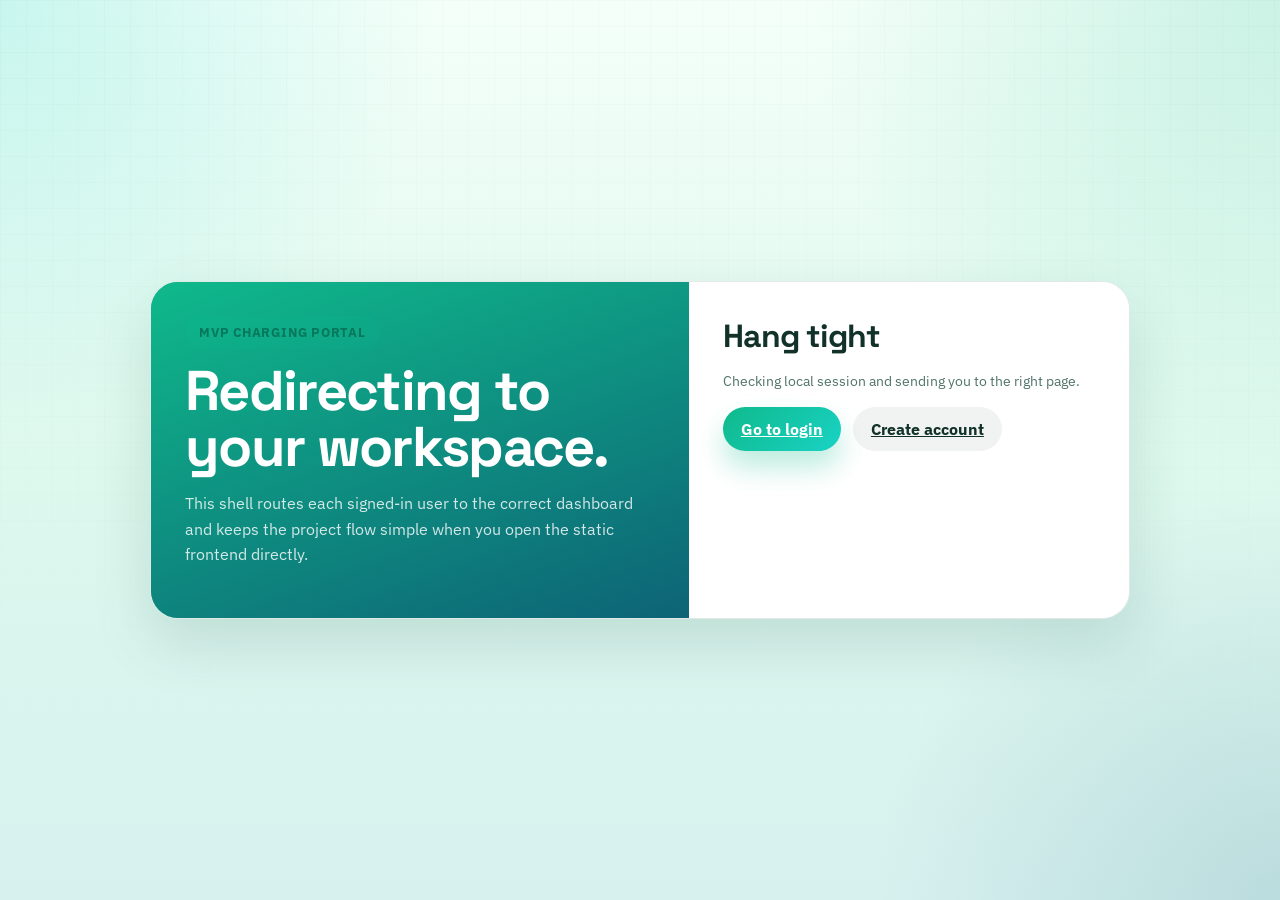
<file: interface/index.html>
<!doctype html>
<html lang="en">
  <head>
    <meta charset="utf-8" />
    <meta name="viewport" content="width=device-width, initial-scale=1" />
    <title>IOT 2026 MVP</title>
    <link rel="stylesheet" href="assets/css/app.css" />
  </head>
  <body class="auth-layout">
    <div class="auth-card">
      <section class="auth-copy">
        <div class="eyebrow">MVP Charging Portal</div>
        <h1>Redirecting to your workspace.</h1>
        <p>
          This shell routes each signed-in user to the correct dashboard and keeps the project
          flow simple when you open the static frontend directly.
        </p>
      </section>
      <section class="auth-form">
        <h2>Hang tight</h2>
        <p class="message">Checking local session and sending you to the right page.</p>
        <div class="hero-actions">
          <a class="button" href="login.html">Go to login</a>
          <a class="ghost-button" href="register.html">Create account</a>
        </div>
      </section>
    </div>
    <script src="assets/js/auth.js"></script>
    <script>
      if (window.localStorage.getItem("accessToken")) {
        window.AppAuth.redirectByRole();
      }
    </script>
  </body>
</html>
</file>
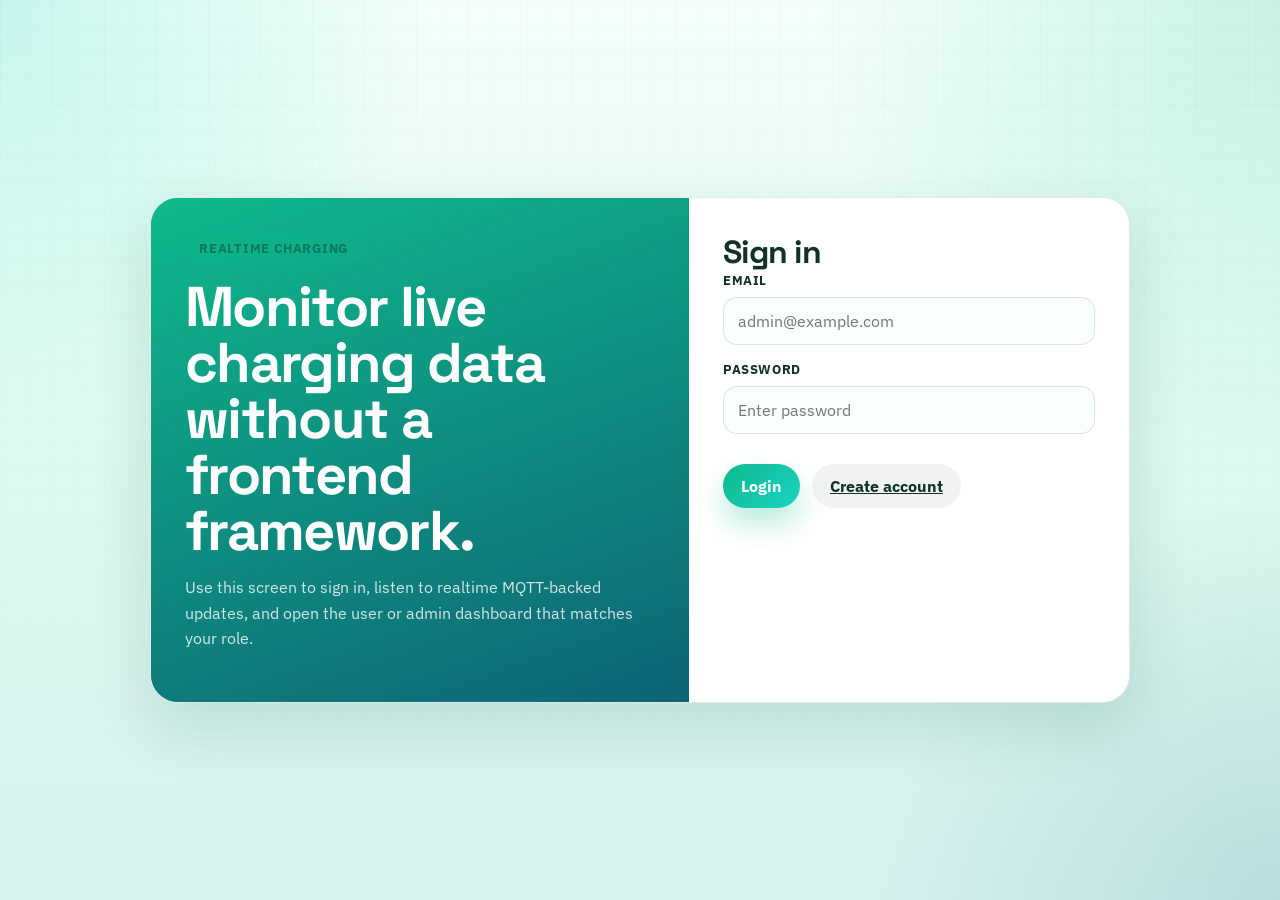
<file: interface/admin-dashboard.html>
<!doctype html>
<html lang="en">
  <head>
    <meta charset="utf-8" />
    <meta name="viewport" content="width=device-width, initial-scale=1" />
    <title>Admin Dashboard | IOT 2026 MVP</title>
    <link rel="stylesheet" href="assets/css/app.css" />
  </head>
  <body>
    <main class="page-shell">
      <section class="hero-card">
        <div class="hero-top">
          <div>
            <div class="eyebrow">Admin Console</div>
            <h1>Operate devices, thresholds, and assignments from one surface.</h1>
            <p id="adminWelcomeMessage">Loading administrator profile...</p>
          </div>
          <div class="hero-actions">
            <button id="adminRefreshButton" type="button">Refresh</button>
            <button id="adminLogoutButton" class="ghost-button" type="button">Logout</button>
          </div>
        </div>
      </section>

      <section id="adminCriticalAlert" class="alert-spotlight hidden" aria-live="assertive"></section>
      <div id="adminToastStack" class="toast-stack" aria-live="assertive" aria-atomic="true"></div>

      <section class="section-nav" data-section-nav data-panel-scope="#adminPanels [data-panel]">
        <button type="button" class="section-nav-button" data-nav-target="overview" data-nav-default>Overview</button>
        <button type="button" class="section-nav-button" data-nav-target="thresholds">Thresholds</button>
        <button type="button" class="section-nav-button" data-nav-target="assignments">Assignments</button>
        <button type="button" class="section-nav-button" data-nav-target="devices">Stations</button>
        <button type="button" class="section-nav-button" data-nav-target="graphs">Graphs</button>
        <button type="button" class="section-nav-button" data-nav-target="alerts">Alerts</button>
      </section>

      <section id="adminPanels" class="dashboard-grid">
        <div class="span-12 panel dashboard-panel" data-panel="overview">
          <h2>Overview</h2>
          <div id="overviewMetrics" class="metric-grid"></div>
        </div>

        <div class="span-12 panel dashboard-panel" data-panel="thresholds">
          <h2>Global Thresholds</h2>
          <label for="minCurrent">Minimum current (A)</label>
          <input id="minCurrent" type="number" />
          <label for="detectionCurrent">Charging detection current (A)</label>
          <input id="detectionCurrent" type="number" />
          <label for="maxCurrent">Maximum current (A)</label>
          <input id="maxCurrent" type="number" />
          <p id="settingsMessage" class="message"></p>
          <div class="form-actions">
            <button id="saveSettingsButton" type="button">Save settings</button>
          </div>
        </div>

        <div class="span-12 panel dashboard-panel" data-panel="assignments">
          <h2>Assign plate to user</h2>
          <label for="assignmentUser">User</label>
          <select id="assignmentUser"></select>
          <label for="assignmentPlate">License plate</label>
          <input id="assignmentPlate" type="text" placeholder="59A-12345" />
          <label for="assignmentDevice">Device code (optional)</label>
          <input id="assignmentDevice" type="text" placeholder="charger-01" />
          <label for="assignmentDisplayName">Display name (optional)</label>
          <input id="assignmentDisplayName" type="text" placeholder="Main vehicle" />
          <p id="assignmentMessage" class="message"></p>
          <div class="form-actions">
            <button id="assignVehicleButton" type="button">Assign vehicle</button>
          </div>
        </div>

        <div class="span-12 table-card dashboard-panel" data-panel="devices">
          <div class="row" style="justify-content: space-between; align-items: center">
            <div>
              <h2>Devices</h2>
              <p class="subtle">See both stations whether someone is charging or the station is idle.</p>
            </div>
            <p id="adminSocketStatus" class="status-pill offline">Socket disconnected</p>
          </div>
          <div id="deviceCards" class="vehicle-list"></div>
          <div class="table-wrap">
            <table>
              <thead>
                <tr>
                  <th>Device</th>
                  <th>Status</th>
                  <th>Current</th>
                  <th>Power</th>
                  <th>Active plate</th>
                  <th>Assigned plate</th>
                  <th>Last seen</th>
                </tr>
              </thead>
              <tbody id="deviceTableBody"></tbody>
            </table>
          </div>
        </div>

        <div class="span-12 chart-card dashboard-panel" data-panel="graphs">
          <h2>Station Graphs</h2>
          <p class="subtle">Each station shows current and voltage with minute-based axes and grid lines.</p>
          <div id="stationCharts" class="station-chart-list"></div>
        </div>

        <div class="span-12 table-card dashboard-panel" data-panel="alerts">
          <h2>Alert log</h2>
          <div class="table-wrap">
            <table>
              <thead>
                <tr>
                  <th>Time</th>
                  <th>Type</th>
                  <th>Message</th>
                  <th>Value</th>
                </tr>
              </thead>
              <tbody id="alertTableBody"></tbody>
            </table>
          </div>
        </div>
      </section>
    </main>
    <script src="https://cdn.socket.io/4.7.5/socket.io.min.js" crossorigin="anonymous"></script>
    <script src="assets/js/api.js"></script>
    <script src="assets/js/auth.js"></script>
    <script src="assets/js/nav.js"></script>
    <script src="assets/js/socket.js"></script>
    <script src="assets/js/admin-dashboard.js"></script>
  </body>
</html>
</file>
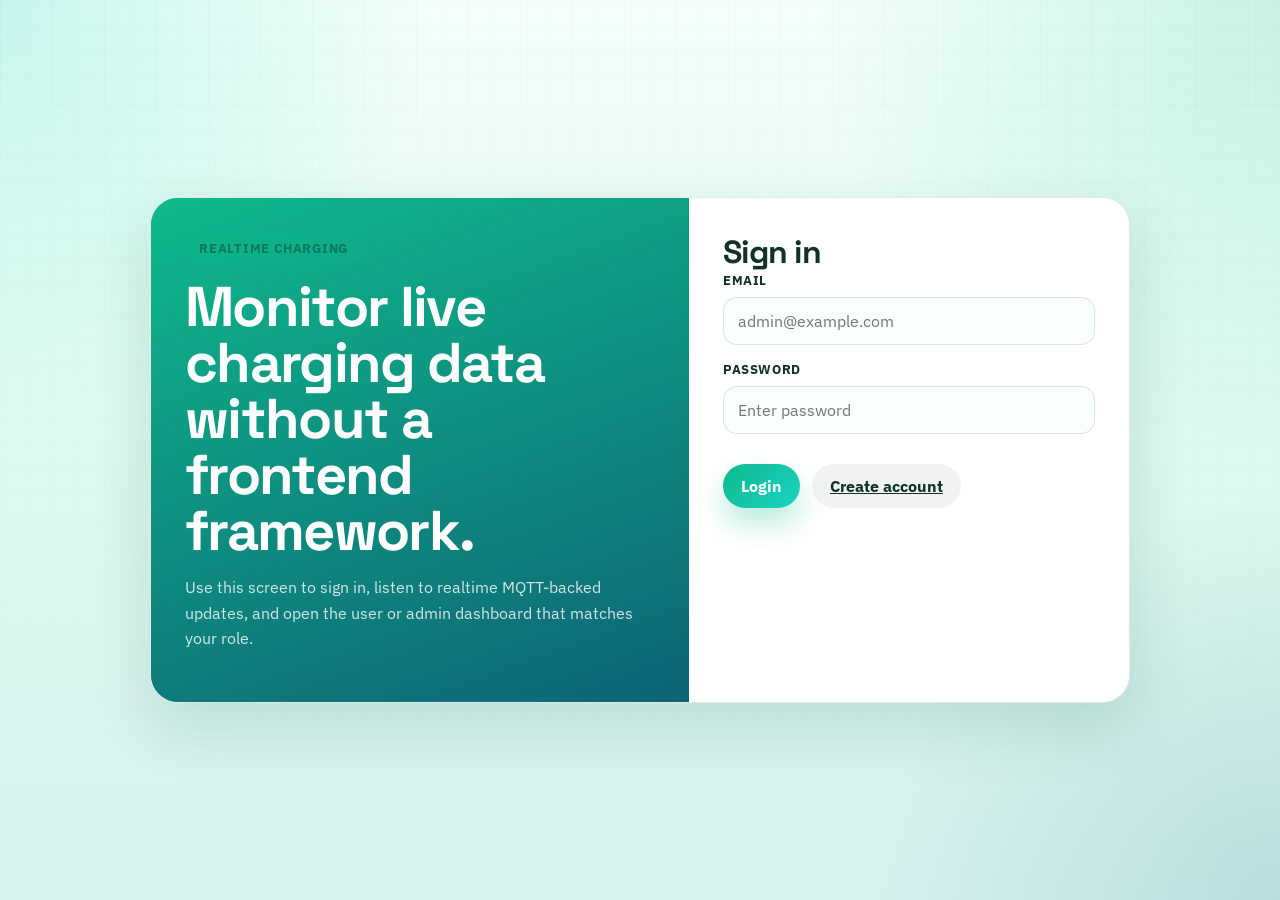
<file: interface/login.html>
<!doctype html>
<html lang="en">
  <head>
    <meta charset="utf-8" />
    <meta name="viewport" content="width=device-width, initial-scale=1" />
    <title>Login | IOT 2026 MVP</title>
    <link rel="stylesheet" href="assets/css/app.css" />
  </head>
  <body class="auth-layout">
    <div class="auth-card">
      <section class="auth-copy">
        <div class="eyebrow">Realtime Charging</div>
        <h1>Monitor live charging data without a frontend framework.</h1>
        <p>
          Use this screen to sign in, listen to realtime MQTT-backed updates, and open the user or
          admin dashboard that matches your role.
        </p>
      </section>
      <section class="auth-form">
        <h2>Sign in</h2>
        <label for="email">Email</label>
        <input id="email" name="email" type="email" placeholder="admin@example.com" />
        <label for="password">Password</label>
        <input id="password" name="password" type="password" placeholder="Enter password" />
        <p id="message" class="message"></p>
        <div class="form-actions">
          <button id="loginButton" type="button">Login</button>
          <a class="ghost-button" href="register.html">Create account</a>
        </div>
      </section>
    </div>
    <script src="assets/js/api.js"></script>
    <script src="assets/js/auth.js"></script>
    <script>
      const emailInput = document.getElementById("email");
      const passwordInput = document.getElementById("password");
      const message = document.getElementById("message");

      document.getElementById("loginButton").addEventListener("click", async function () {
        try {
          const payload = await window.AppApi.post("/api/auth/login", {
            email: emailInput.value.trim(),
            password: passwordInput.value,
          });
          window.AppAuth.saveSession(payload);
          message.textContent = "Login successful. Redirecting...";
          message.className = "message success";
          window.AppAuth.redirectByRole();
        } catch (error) {
          message.textContent = error.message;
          message.className = "message error";
        }
      });
    </script>
  </body>
</html>
</file>
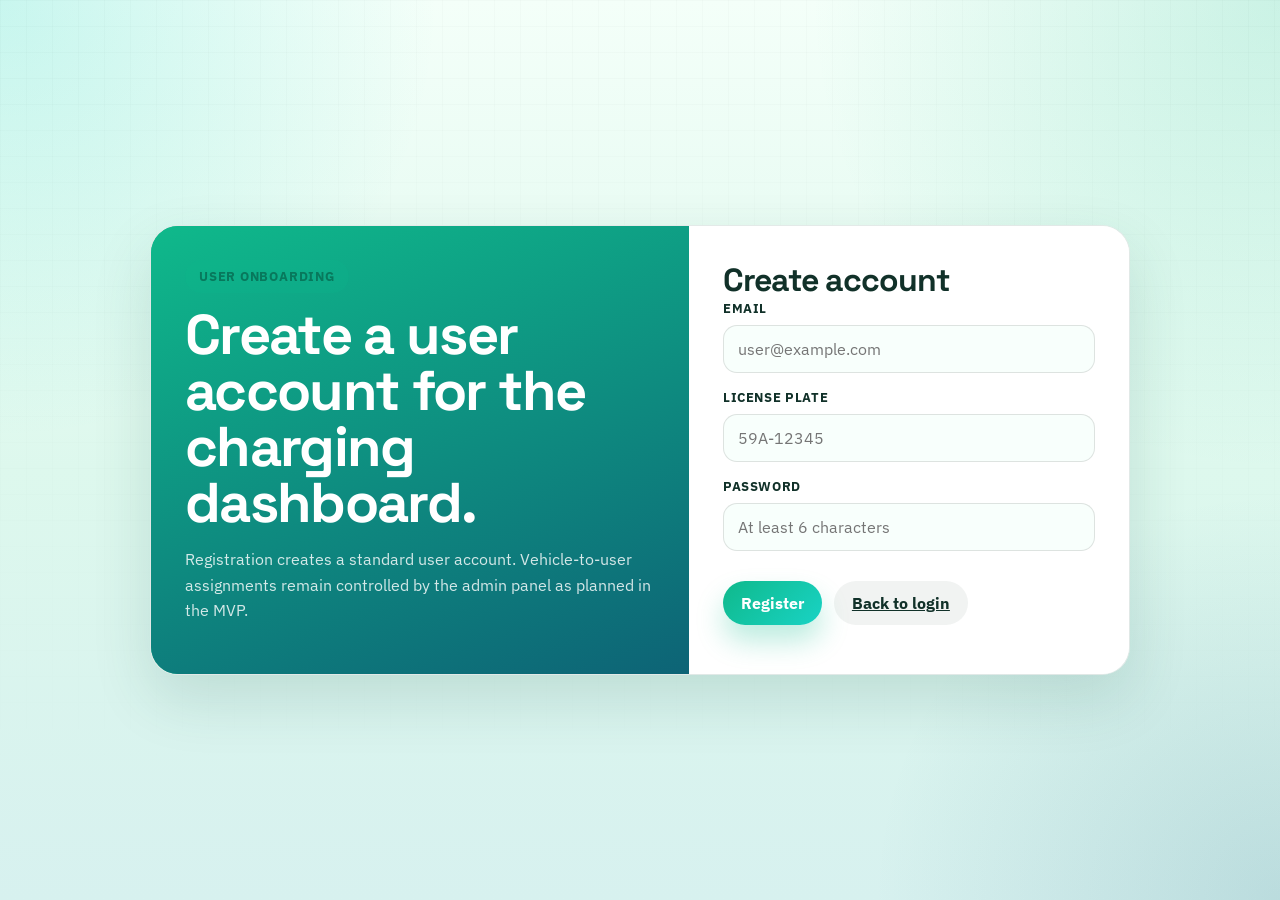
<file: interface/register.html>
<!doctype html>
<html lang="en">
  <head>
    <meta charset="utf-8" />
    <meta name="viewport" content="width=device-width, initial-scale=1" />
    <title>Register | IOT 2026 MVP</title>
    <link rel="stylesheet" href="assets/css/app.css" />
  </head>
  <body class="auth-layout">
    <div class="auth-card">
      <section class="auth-copy">
        <div class="eyebrow">User Onboarding</div>
        <h1>Create a user account for the charging dashboard.</h1>
        <p>
          Registration creates a standard user account. Vehicle-to-user assignments remain controlled
          by the admin panel as planned in the MVP.
        </p>
      </section>
      <section class="auth-form">
        <h2>Create account</h2>
        <label for="email">Email</label>
        <input id="email" name="email" type="email" placeholder="user@example.com" />
        <label for="licensePlate">License plate</label>
        <input id="licensePlate" name="licensePlate" type="text" placeholder="59A-12345" />
        <label for="password">Password</label>
        <input id="password" name="password" type="password" placeholder="At least 6 characters" />
        <p id="message" class="message"></p>
        <div class="form-actions">
          <button id="registerButton" type="button">Register</button>
          <a class="ghost-button" href="login.html">Back to login</a>
        </div>
      </section>
    </div>
    <script src="assets/js/api.js"></script>
    <script src="assets/js/auth.js"></script>
    <script>
      const emailInput = document.getElementById("email");
      const licensePlateInput = document.getElementById("licensePlate");
      const passwordInput = document.getElementById("password");
      const message = document.getElementById("message");

      document.getElementById("registerButton").addEventListener("click", async function () {
        try {
          const payload = await window.AppApi.post("/api/auth/register", {
            email: emailInput.value.trim(),
            license_plate: licensePlateInput.value.trim().toUpperCase(),
            password: passwordInput.value,
          });
          window.AppAuth.saveSession(payload);
          message.textContent = "Account created. Redirecting...";
          message.className = "message success";
          window.AppAuth.redirectByRole();
        } catch (error) {
          message.textContent = error.message;
          message.className = "message error";
        }
      });
    </script>
  </body>
</html>
</file>
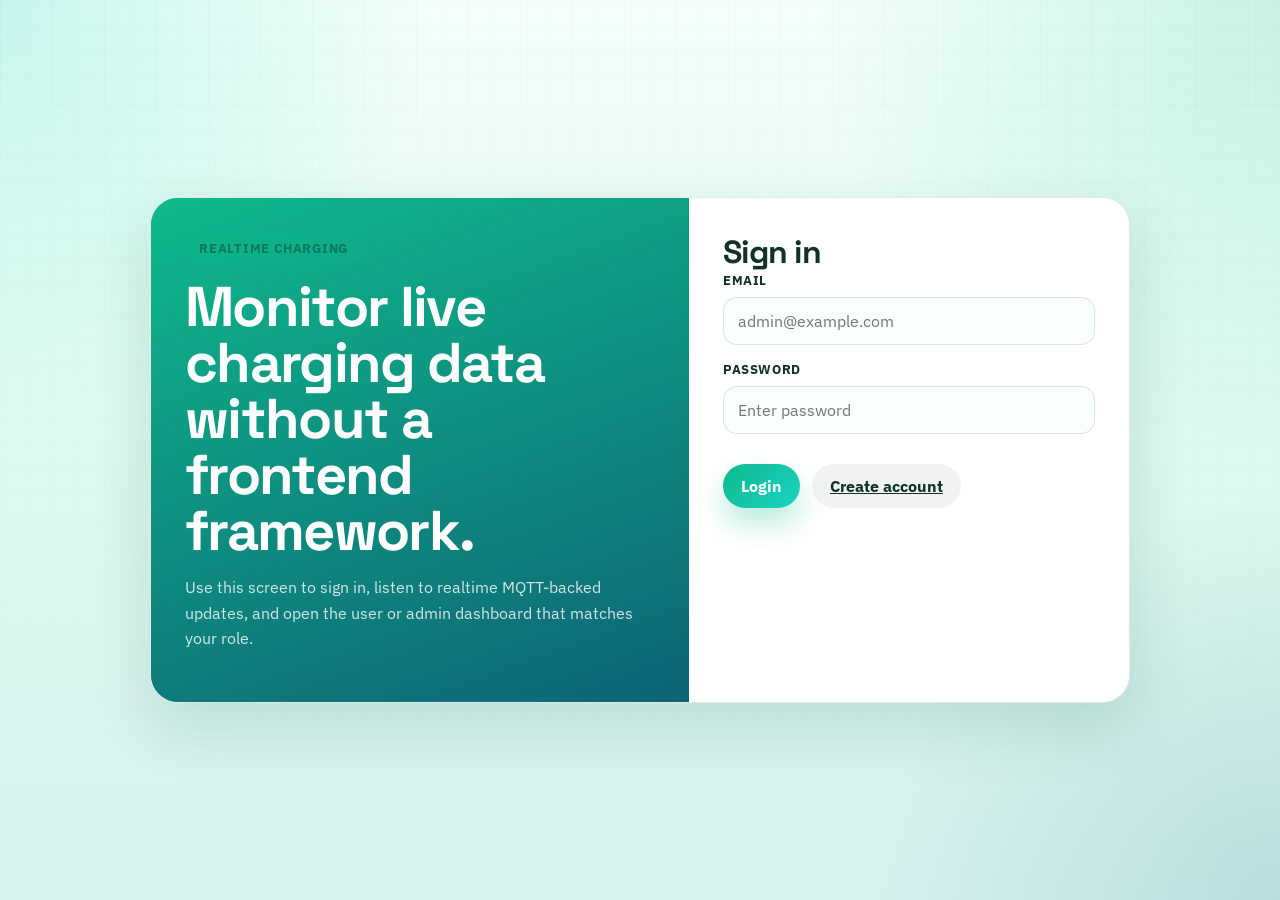
<file: interface/user-dashboard.html>
<!doctype html>
<html lang="en">
  <head>
    <meta charset="utf-8" />
    <meta name="viewport" content="width=device-width, initial-scale=1" />
    <title>User Dashboard | IOT 2026 MVP</title>
    <link rel="stylesheet" href="assets/css/app.css" />
  </head>
  <body>
    <main class="page-shell">
      <section class="hero-card">
        <div class="hero-top">
          <div>
            <div class="eyebrow">User Dashboard</div>
            <h1>Your charging data, live and scoped by license plate.</h1>
            <p id="welcomeMessage">Loading profile...</p>
          </div>
          <div class="hero-actions">
            <button id="refreshButton" type="button">Refresh</button>
            <button id="logoutButton" class="ghost-button" type="button">Logout</button>
          </div>
        </div>
      </section>

      <section id="userCriticalAlert" class="alert-spotlight hidden" aria-live="assertive"></section>
      <div id="userToastStack" class="toast-stack" aria-live="assertive" aria-atomic="true"></div>

      <section class="section-nav" data-section-nav data-panel-scope="#userPanels [data-panel]">
        <button type="button" class="section-nav-button" data-nav-target="vehicles" data-nav-default>Vehicles</button>
        <button type="button" class="section-nav-button" data-nav-target="history">History Graphs</button>
        <button type="button" class="section-nav-button" data-nav-target="payments">Payment History</button>
        <button type="button" class="section-nav-button" data-nav-target="snapshot">Realtime Snapshot</button>
        <button type="button" class="section-nav-button" data-nav-target="alerts">Alerts</button>
        <button type="button" class="section-nav-button" data-nav-target="sponsor">Tips / Sponsor</button>
      </section>

      <section id="userPanels" class="dashboard-grid">
        <div class="span-12 panel dashboard-panel" data-panel="vehicles">
          <div class="row" style="justify-content: space-between; align-items: center">
            <div>
              <h2>Vehicles</h2>
              <p class="subtle">Assigned plates and their latest readings.</p>
            </div>
            <select id="vehicleFilter"></select>
          </div>
          <div id="vehicleCards" class="vehicle-list"></div>
        </div>

        <div class="span-12 chart-card dashboard-panel" data-panel="history">
          <h2>History Graphs</h2>
          <p class="subtle">Current and voltage history for the selected plate, shown by minute.</p>
          <div id="userHistoryCharts" class="station-chart-grid"></div>
        </div>

        <div class="span-12 panel dashboard-panel" data-panel="snapshot">
          <h2>Realtime Snapshot</h2>
          <div class="metric-grid" id="snapshotMetrics"></div>
        </div>

        <div class="span-12 table-card dashboard-panel" data-panel="payments">
          <h2>Payment History</h2>
          <p class="subtle">Completed charging sessions with energy usage and total cost.</p>
          <div class="table-wrap">
            <table>
              <thead>
                <tr>
                  <th>Plate</th>
                  <th>Device</th>
                  <th>Start</th>
                  <th>End</th>
                  <th>Duration</th>
                  <th>Energy</th>
                  <th>Total</th>
                </tr>
              </thead>
              <tbody id="paymentHistoryBody"></tbody>
            </table>
          </div>
        </div>

        <div class="span-12 table-card dashboard-panel" data-panel="alerts">
          <div class="row" style="justify-content: space-between; align-items: center">
            <div>
              <h2>Alerts</h2>
              <p class="subtle">Recent alerts generated from threshold rules.</p>
            </div>
            <p id="socketStatus" class="status-pill offline">Socket disconnected</p>
          </div>
          <div id="alertList" class="alert-list"></div>
        </div>

        <div class="span-12 panel dashboard-panel" data-panel="sponsor">
          <div class="sponsor-shell">
            <div class="sponsor-copy">
              <h2>Tips / Sponsor</h2>
              <p class="subtle">
                If this charging dashboard helps you, you can support the project by scanning the QR code below.
              </p>
              <div class="sponsor-points">
                <span class="chart-summary-item"><strong>Method:</strong> QR transfer</span>
                <span class="chart-summary-item"><strong>Use:</strong> support hosting and development</span>
              </div>
            </div>
            <div class="sponsor-qr-card">
              <img src="assets/image/qr.png" alt="Sponsor QR code" class="sponsor-qr-image" />
            </div>
          </div>
        </div>
      </section>
    </main>
    <script src="https://cdn.socket.io/4.7.5/socket.io.min.js" crossorigin="anonymous"></script>
    <script src="assets/js/api.js"></script>
    <script src="assets/js/auth.js"></script>
    <script src="assets/js/nav.js"></script>
    <script src="assets/js/socket.js"></script>
    <script src="assets/js/user-dashboard.js"></script>
  </body>
</html>
</file>
<file: interface/assets/css/app.css>
@import url("https://fonts.googleapis.com/css2?family=IBM+Plex+Sans:wght@400;500;600;700&family=Space+Grotesk:wght@500;700&display=swap");

:root {
  --bg: #ecfbf4;
  --bg-soft: #f7fffb;
  --card: rgba(255, 255, 255, 0.84);
  --card-strong: rgba(255, 255, 255, 0.94);
  --text: #113129;
  --muted: #50736a;
  --line: rgba(17, 49, 41, 0.1);
  --accent: #0fb98b;
  --accent-strong: #08785c;
  --accent-electric: #19d3c5;
  --accent-deep: #0d5c74;
  --success: #159f67;
  --warning: #d98a00;
  --danger: #d1495b;
  --danger-strong: #b3122f;
  --danger-deep: #7f1025;
  --shadow: 0 24px 60px rgba(11, 77, 62, 0.14);
  --radius-xl: 28px;
  --radius-lg: 20px;
  --radius-md: 14px;
}

* {
  box-sizing: border-box;
}

body {
  margin: 0;
  min-height: 100vh;
  font-family: "IBM Plex Sans", sans-serif;
  color: var(--text);
  background:
    radial-gradient(circle at top left, rgba(25, 211, 197, 0.2), transparent 28%),
    radial-gradient(circle at top right, rgba(15, 185, 139, 0.18), transparent 30%),
    radial-gradient(circle at bottom right, rgba(13, 92, 116, 0.14), transparent 26%),
    linear-gradient(180deg, #f4fff9 0%, #ddf8ed 52%, #d7f1ef 100%);
}

body::before {
  content: "";
  position: fixed;
  inset: 0;
  pointer-events: none;
  background-image: linear-gradient(rgba(0, 0, 0, 0.03) 1px, transparent 1px),
    linear-gradient(90deg, rgba(0, 0, 0, 0.03) 1px, transparent 1px);
  background-size: 26px 26px;
  mask-image: linear-gradient(180deg, rgba(0, 0, 0, 0.5), transparent 92%);
}

.page-shell {
  width: min(1180px, calc(100% - 32px));
  margin: 0 auto;
  padding: 24px 0 56px;
}

.hero-card,
.panel,
.metric-card,
.chart-card,
.table-card,
.auth-card {
  background: var(--card);
  border: 1px solid var(--line);
  border-radius: var(--radius-xl);
  box-shadow: var(--shadow);
  backdrop-filter: blur(14px);
}

.hero-card,
.panel,
.metric-card,
.chart-card,
.table-card {
  position: relative;
  overflow: hidden;
}

.hero-card::before,
.panel::before,
.metric-card::before,
.chart-card::before,
.table-card::before {
  content: "";
  position: absolute;
  inset: 0 auto auto 0;
  width: 100%;
  height: 4px;
  background: linear-gradient(90deg, var(--accent), var(--accent-electric), var(--accent-deep));
  opacity: 0.9;
}

.hero-card {
  padding: 28px;
  margin-bottom: 24px;
}

.section-nav {
  display: flex;
  gap: 10px;
  flex-wrap: wrap;
  margin-bottom: 18px;
  padding: 12px;
  border: 1px solid var(--line);
  border-radius: var(--radius-lg);
  background: rgba(255, 255, 255, 0.72);
  box-shadow: var(--shadow);
  backdrop-filter: blur(12px);
}

.section-nav-button {
  padding: 10px 16px;
  background: rgba(17, 49, 41, 0.06);
  color: var(--text);
  box-shadow: none;
}

.section-nav-button.is-active {
  background: linear-gradient(135deg, var(--accent), var(--accent-electric));
  color: white;
  box-shadow: 0 12px 22px rgba(15, 185, 139, 0.24);
}

.dashboard-panel {
  min-width: 0;
}

.hero-top {
  display: flex;
  gap: 16px;
  justify-content: space-between;
  align-items: flex-start;
  flex-wrap: wrap;
}

.eyebrow {
  display: inline-flex;
  align-items: center;
  gap: 8px;
  padding: 8px 14px;
  border-radius: 999px;
  background: rgba(15, 185, 139, 0.12);
  color: var(--accent-strong);
  font-size: 13px;
  font-weight: 700;
  text-transform: uppercase;
  letter-spacing: 0.06em;
}

h1,
h2,
h3 {
  margin: 0;
  font-family: "Space Grotesk", sans-serif;
  letter-spacing: -0.03em;
}

h1 {
  font-size: clamp(2rem, 5vw, 3.5rem);
  line-height: 1;
  margin-top: 14px;
}

h2 {
  font-size: clamp(1.4rem, 3vw, 2rem);
}

p {
  color: var(--muted);
  line-height: 1.6;
}

.hero-actions,
.toolbar,
.form-actions,
.row {
  display: flex;
  gap: 12px;
  flex-wrap: wrap;
}

.button,
button,
.ghost-button {
  border: none;
  border-radius: 999px;
  cursor: pointer;
  font: inherit;
  font-weight: 700;
  transition: transform 0.18s ease, box-shadow 0.18s ease, opacity 0.18s ease;
}

.button,
button {
  padding: 12px 18px;
  background: linear-gradient(135deg, var(--accent), var(--accent-electric));
  color: white;
  box-shadow: 0 16px 28px rgba(15, 185, 139, 0.28);
}

.ghost-button {
  padding: 12px 18px;
  background: rgba(17, 49, 41, 0.06);
  color: var(--text);
}

.button:hover,
button:hover,
.ghost-button:hover {
  transform: translateY(-1px);
}

.button:hover,
button:hover {
  box-shadow: 0 18px 32px rgba(13, 92, 116, 0.24);
}

.dashboard-grid {
  display: grid;
  grid-template-columns: repeat(12, 1fr);
  gap: 18px;
}

.span-12 {
  grid-column: span 12;
}

.span-8 {
  grid-column: span 8;
}

.span-6 {
  grid-column: span 6;
}

.span-4 {
  grid-column: span 4;
}

.metric-card,
.panel,
.chart-card,
.table-card {
  padding: 22px;
}

.metric-grid {
  display: grid;
  grid-template-columns: repeat(auto-fit, minmax(190px, 1fr));
  gap: 16px;
}

.metric-value {
  font-family: "Space Grotesk", sans-serif;
  font-size: 2rem;
  margin-top: 12px;
}

.status-pill {
  display: inline-flex;
  align-items: center;
  gap: 8px;
  padding: 8px 12px;
  border-radius: 999px;
  font-size: 13px;
  font-weight: 700;
}

.status-pill.online,
.status-pill.charging {
  background: rgba(21, 159, 103, 0.14);
  color: var(--success);
}

.status-pill.offline,
.status-pill.not_charging {
  background: rgba(204, 122, 0, 0.12);
  color: var(--warning);
}

.status-pill.abnormal {
  background: rgba(181, 51, 42, 0.12);
  color: var(--danger);
}

.alert-spotlight {
  position: relative;
  margin-bottom: 24px;
  padding: 24px;
  border-radius: var(--radius-xl);
  border: 2px solid rgba(179, 18, 47, 0.42);
  background:
    radial-gradient(circle at top right, rgba(255, 194, 194, 0.26), transparent 34%),
    linear-gradient(135deg, rgba(255, 120, 120, 0.95), rgba(179, 18, 47, 0.96), rgba(127, 16, 37, 0.98));
  box-shadow: 0 28px 48px rgba(127, 16, 37, 0.32);
  color: #fff6f6;
  overflow: hidden;
  animation: criticalPulse 1.8s ease-in-out infinite;
}

.alert-spotlight::before {
  content: "";
  position: absolute;
  inset: 0;
  background: linear-gradient(120deg, transparent 0%, rgba(255, 255, 255, 0.2) 48%, transparent 70%);
  transform: translateX(-100%);
  animation: criticalSweep 3s ease-in-out infinite;
}

.alert-spotlight > * {
  position: relative;
  z-index: 1;
}

.alert-spotlight-kicker {
  display: inline-flex;
  align-items: center;
  gap: 8px;
  padding: 8px 14px;
  border-radius: 999px;
  background: rgba(255, 255, 255, 0.16);
  color: #fff6f6;
  font-size: 13px;
  font-weight: 700;
  text-transform: uppercase;
  letter-spacing: 0.08em;
}

.alert-spotlight h2 {
  margin-top: 16px;
  font-size: clamp(1.8rem, 4vw, 2.8rem);
  line-height: 0.95;
}

.alert-spotlight p,
.alert-spotlight .subtle {
  color: rgba(255, 246, 246, 0.88);
}

.alert-spotlight-grid {
  display: grid;
  grid-template-columns: repeat(auto-fit, minmax(240px, 1fr));
  gap: 14px;
  margin-top: 18px;
}

.alert-spotlight-card {
  padding: 18px;
  border-radius: var(--radius-lg);
  border: 1px solid rgba(255, 255, 255, 0.2);
  background: rgba(93, 4, 23, 0.28);
  backdrop-filter: blur(8px);
}

.alert-spotlight-card strong {
  display: block;
  margin-bottom: 10px;
  font-size: 1rem;
}

.alert-spotlight-meta {
  display: grid;
  gap: 6px;
  margin-top: 12px;
  font-size: 14px;
}

.toast-stack {
  position: fixed;
  top: 18px;
  right: 18px;
  z-index: 30;
  display: grid;
  gap: 12px;
  width: min(360px, calc(100% - 24px));
  pointer-events: none;
}

.toast {
  padding: 16px 18px;
  border-radius: var(--radius-lg);
  border: 1px solid rgba(255, 255, 255, 0.12);
  box-shadow: 0 18px 32px rgba(17, 49, 41, 0.18);
  backdrop-filter: blur(14px);
}

.toast-title {
  margin: 0 0 8px;
  font-family: "Space Grotesk", sans-serif;
  font-size: 1rem;
  letter-spacing: -0.02em;
}

.toast-lines {
  display: grid;
  gap: 4px;
  font-size: 14px;
}

.toast.toast-critical {
  border-color: rgba(255, 209, 209, 0.4);
  background: linear-gradient(135deg, rgba(255, 124, 124, 0.96), rgba(177, 15, 46, 0.98));
  color: #fff8f8;
  box-shadow: 0 22px 34px rgba(127, 16, 37, 0.32);
}

.toast.toast-critical .toast-lines {
  color: rgba(255, 248, 248, 0.92);
}

.table-wrap {
  overflow: auto;
}

table {
  width: 100%;
  border-collapse: collapse;
}

th,
td {
  padding: 14px 10px;
  text-align: left;
  border-bottom: 1px solid var(--line);
  font-size: 14px;
}

th {
  color: var(--muted);
  font-weight: 600;
  text-transform: uppercase;
  letter-spacing: 0.04em;
}

.auth-layout {
  min-height: 100vh;
  display: grid;
  place-items: center;
  padding: 20px;
}

.auth-card {
  width: min(980px, 100%);
  display: grid;
  grid-template-columns: 1.1fr 0.9fr;
  overflow: hidden;
}

.auth-copy,
.auth-form {
  padding: 34px;
}

.auth-copy {
  background:
    linear-gradient(160deg, rgba(15, 185, 139, 0.96), rgba(13, 92, 116, 0.92)),
    var(--accent);
  color: white;
}

.auth-copy p {
  color: rgba(255, 255, 255, 0.82);
}

.auth-form {
  background: var(--card-strong);
}

label {
  display: block;
  margin-bottom: 8px;
  font-size: 13px;
  font-weight: 700;
  text-transform: uppercase;
  letter-spacing: 0.05em;
}

input,
select {
  width: 100%;
  padding: 13px 14px;
  border-radius: var(--radius-md);
  border: 1px solid rgba(31, 30, 26, 0.12);
  background: rgba(248, 255, 252, 0.98);
  font: inherit;
  margin-bottom: 16px;
}

input:focus,
select:focus {
  outline: none;
  border-color: rgba(15, 185, 139, 0.6);
  box-shadow: 0 0 0 4px rgba(25, 211, 197, 0.12);
}

.helper-text,
.message {
  font-size: 14px;
  color: var(--muted);
}

.message.error {
  color: var(--danger);
}

.message.success {
  color: var(--success);
}

.chart-surface {
  height: 240px;
  border-radius: var(--radius-lg);
  background: linear-gradient(180deg, rgba(255, 255, 255, 0.98), rgba(230, 255, 246, 0.86));
  border: 1px solid var(--line);
  padding: 14px;
}

.chart-surface.compact {
  height: 260px;
}

.chart-svg {
  width: 100%;
  height: 100%;
}

.chart-grid-line {
  stroke: rgba(17, 49, 41, 0.1);
  stroke-width: 1;
}

.chart-axis-line {
  stroke: rgba(17, 49, 41, 0.28);
  stroke-width: 1.5;
}

.chart-axis-label,
.chart-unit-label {
  fill: var(--muted);
  font-size: 11px;
  font-family: "IBM Plex Sans", sans-serif;
}

.chart-summary {
  display: flex;
  gap: 10px;
  flex-wrap: wrap;
  margin-bottom: 10px;
}

.chart-legend {
  display: flex;
  gap: 12px;
  flex-wrap: wrap;
  margin-bottom: 8px;
}

.chart-legend-item {
  display: inline-flex;
  align-items: center;
  gap: 6px;
  color: var(--muted);
  font-size: 12px;
}

.chart-legend-dot {
  width: 10px;
  height: 10px;
  border-radius: 999px;
  display: inline-block;
  background: var(--accent);
}

.chart-legend-dot.latest {
  background: #19d3c5;
}

.chart-legend-dot.max {
  background: #d1495b;
}

.chart-legend-dot.min {
  background: #d98a00;
}

.chart-summary-item {
  display: inline-flex;
  align-items: center;
  gap: 6px;
  padding: 6px 10px;
  border-radius: 999px;
  border: 1px solid var(--line);
  background: rgba(255, 255, 255, 0.82);
  color: var(--muted);
  font-size: 12px;
}

.chart-summary-item strong {
  color: var(--text);
}

.chart-point {
  opacity: 0.82;
  transition: opacity 0.18s ease, transform 0.18s ease;
  stroke: rgba(255, 255, 255, 0.9);
  stroke-width: 2;
}

.chart-point.latest {
  opacity: 1;
}

.chart-point:hover {
  opacity: 1;
}

.chart-point-label {
  fill: var(--text);
  font-size: 11px;
  font-weight: 700;
  font-family: "IBM Plex Sans", sans-serif;
}

.station-chart-list {
  display: grid;
  gap: 16px;
}

.station-chart-card {
  padding: 18px;
  border-radius: var(--radius-lg);
  border: 1px solid var(--line);
  background: linear-gradient(180deg, rgba(255, 255, 255, 0.74), rgba(238, 255, 248, 0.64));
}

.station-chart-card.is-critical,
.vehicle-card.is-critical,
.alert-item.is-critical,
.metric-card.metric-card-critical {
  border-color: rgba(179, 18, 47, 0.24);
  background: linear-gradient(180deg, rgba(255, 238, 240, 0.94), rgba(255, 226, 229, 0.8));
  box-shadow: 0 22px 34px rgba(177, 15, 46, 0.14);
}

.station-chart-card.is-critical h3,
.vehicle-card.is-critical h3,
.alert-item.is-critical strong,
.metric-card.metric-card-critical .metric-value {
  color: var(--danger-strong);
}

.station-chart-card.is-critical::before,
.metric-card.metric-card-critical::before {
  background: linear-gradient(90deg, #ff8e8e, var(--danger-strong), var(--danger-deep));
}

.station-chart-grid {
  display: grid;
  grid-template-columns: repeat(2, minmax(0, 1fr));
  gap: 16px;
  margin-top: 14px;
}

.station-chart-grid h4 {
  margin: 0 0 10px;
  font-family: "Space Grotesk", sans-serif;
  font-size: 1rem;
}

.alert-list,
.vehicle-list {
  display: grid;
  gap: 12px;
}

.sponsor-shell {
  display: grid;
  grid-template-columns: 1.1fr 0.9fr;
  gap: 18px;
  align-items: center;
}

.sponsor-qr-card {
  display: grid;
  place-items: center;
  padding: 18px;
  border-radius: var(--radius-lg);
  border: 1px solid var(--line);
  background: linear-gradient(180deg, rgba(255, 255, 255, 0.78), rgba(238, 255, 248, 0.72));
}

.sponsor-qr-image {
  width: min(320px, 100%);
  height: auto;
  display: block;
  border-radius: 20px;
  box-shadow: 0 18px 34px rgba(13, 92, 116, 0.14);
}

.sponsor-points {
  display: flex;
  gap: 10px;
  flex-wrap: wrap;
  margin-top: 16px;
}

.alert-item,
.vehicle-card {
  padding: 16px;
  border-radius: var(--radius-lg);
  border: 1px solid var(--line);
  background: linear-gradient(180deg, rgba(255, 255, 255, 0.74), rgba(238, 255, 248, 0.64));
}

.alert-item.is-critical p,
.alert-item.is-critical .subtle,
.vehicle-card.is-critical .subtle,
.metric-card.metric-card-critical .subtle {
  color: #8f2640;
}

.alert-row-critical td {
  background: rgba(255, 233, 236, 0.88);
}

.subtle {
  color: var(--muted);
  font-size: 14px;
}

.two-column {
  display: grid;
  grid-template-columns: repeat(2, minmax(0, 1fr));
  gap: 16px;
}

.hidden {
  display: none !important;
}

@keyframes criticalPulse {
  0%,
  100% {
    transform: translateY(0);
    box-shadow: 0 28px 48px rgba(127, 16, 37, 0.32);
  }

  50% {
    transform: translateY(-1px);
    box-shadow: 0 32px 56px rgba(127, 16, 37, 0.4);
  }
}

@keyframes criticalSweep {
  0% {
    transform: translateX(-120%);
  }

  60%,
  100% {
    transform: translateX(120%);
  }
}

@media (max-width: 900px) {
  .auth-card {
    grid-template-columns: 1fr;
  }

  .span-8,
  .span-6,
  .span-4 {
    grid-column: span 12;
  }

  .station-chart-grid {
    grid-template-columns: 1fr;
  }

  .sponsor-shell {
    grid-template-columns: 1fr;
  }

  .toast-stack {
    top: auto;
    right: 12px;
    bottom: 12px;
    width: calc(100% - 24px);
  }

  .section-nav {
    position: sticky;
    top: 12px;
    z-index: 5;
  }
}
</file>
